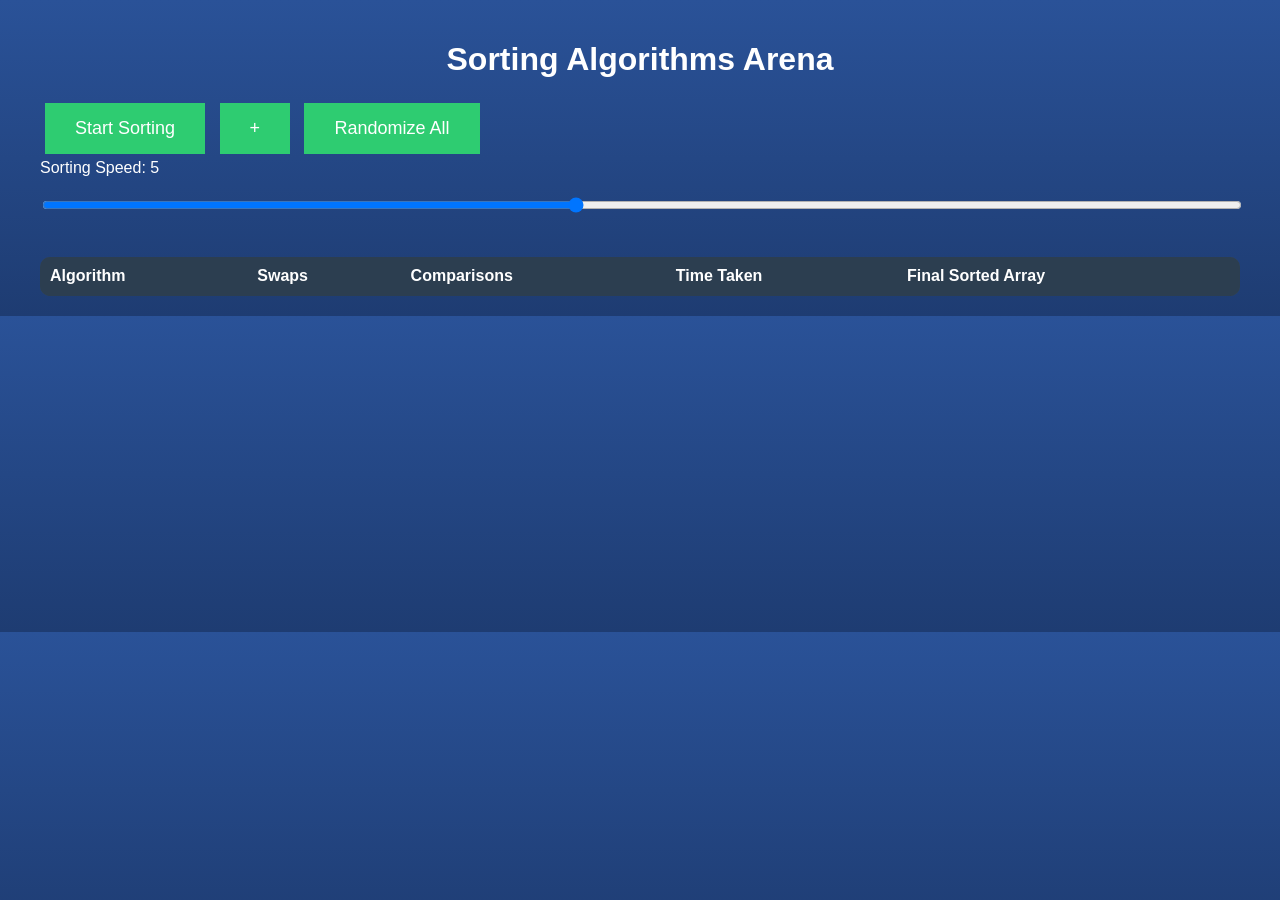
<file: arena.html>
<!DOCTYPE html>
<html lang="en">
<head>
    <meta charset="UTF-8">
    <meta name="viewport" content="width=device-width, initial-scale=1.0">
    <title>Sorting Algorithms Arena</title>
    <style>
        body {
    margin: 0;
    font-family: Arial, sans-serif;
    background: linear-gradient(to bottom, #2a5298, #1e3c72);
    color: #ffffff;
    display: flex;
    flex-direction: column;
    align-items: center;
    padding: 20px;
    
}

.container {
    max-width: 1200px;
    width: 100%;
}

h1 {
    text-align: center;
    margin-bottom: 20px;
}

.start-button, .add-section-button, .randomize-all-button {
    background-color: #2ecc71;
    color: white;
    border: none;
    padding: 15px 30px;
    font-size: 18px;
    cursor: pointer;
    margin: 5px;
    transition: background-color 0.3s;
}

.start-button:hover, .add-section-button:hover, .randomize-all-button:hover {
    background-color: #27ae60;
}

.sorting-sections {
    display: flex;
    flex-wrap: wrap; /* Allow wrapping to a new line */
    justify-content: center; /* Center the sections */
    margin-top: 20px;
}

.sorting-section {
    background-color: #34495e;
    border-radius: 10px;
    box-shadow: 0 4px 8px rgba(0, 0, 0, 0.2);
    padding: 20px;
    margin: 10px;
    flex: 1 1 300px; /* Allow sections to grow and shrink */
    min-width: 300px; /* Minimum width for responsiveness */
    max-width: 600px; /* Maximum width to prevent overflow */
}

.algorithm-dropdown {
    width: 100%;
    padding: 10px;
    margin-bottom: 10px;
    border-radius: 5px;
    border: none;
    background-color:     #2c3e50;
    color: white;
    transition: background-color 0.3s;
}

.algorithm-dropdown:hover {
    background-color: #34495e;
}

.visualization {
    height: 200px; /* Set a fixed height for the visualization area */
    background-color: #2980b9; /* Placeholder color for the visualization area */
    margin-bottom: 10px;
    border-radius: 5px;
    display: flex; /* Use flexbox to align bars */
    align-items: flex-end; /* Align bars to the bottom */
    overflow: hidden; /* Prevent bars from overflowing */
}
.speed-control {
    width: 100%;
    margin-bottom: 10px;
}

.randomize-button {
    background-color: #e67e22;
    color: white;
    border: none;
    padding: 10px;
    border-radius: 5px;
    cursor: pointer;
    transition: background-color 0.3s;
}

.randomize-button:hover {
    background-color: #d35400;
}

.stats {
    margin-top: 10px;
}

.stats p {
    margin: 5px 0;
}

.description {
    margin-top: 10px;
    font-size: 14px;
    color: #bdc3c7;
}

.results-table {
    width: 100%;
    border-collapse: collapse;
    margin-top: 20px;
    background-color: #34495e;
    border-radius: 10px;
    overflow: hidden;
}

.results-table th, .results-table td {
    padding: 10px;
    text-align: left;
    border-bottom: 1px solid #2c3e50;
}

.results-table th {
    background-color: #2c3e50;
}

.results-table tr:nth-child(even) {
    background-color: #2c3e50;
}

.results-table tr:hover {
    background-color: #3b5998;
}

@media (max-width: 768px) {
    .sorting-sections {
        flex-direction: column; /* Stack sections vertically on smaller screens */
        align-items: center;
    }

    .sorting-section {
        width: 100%; /* Full width for each section on small screens */
        margin: 10px 0;
    }
}
    </style>
</head>
<body>
    <div class="container">
        <h1>Sorting Algorithms Arena</h1>
        <button class="start-button">Start Sorting</button>
        <button class="add-section-button">+</button>
        <button class="randomize-all-button">Randomize All</button>
        <br>
        <label for="common-speed-slider">Sorting Speed: <span id="slider-value">5</span></label>
        <input type="range" id="common-speed-slider" min="1" max="10" value="5" style="width: 100%; margin-top: 20px;">

        <div class="sorting-sections" id="sorting-sections">
            


        </div>

        <table class="results-table">
            <thead>
                <tr>
                    <th>Algorithm</th>
                    <th>Swaps</th>
                    <th>Comparisons</th>
                    <th>Time Taken</th>
                    <th>Final Sorted Array</th>
                </tr>
            </thead>
            <tbody>
                <!-- Results will be populated here -->
            </tbody>
        </table>
    </div>
    <script>
        const slider = document.getElementById('common-speed-slider');
const sliderValueDisplay = document.getElementById('slider-value');

slider.addEventListener('input', () => {
    sliderValueDisplay.textContent = slider.value; // Update displayed value
});
document.addEventListener('DOMContentLoaded', () => {
    const addSectionButton = document.querySelector('.add-section-button');
    const startButton = document.querySelector('.start-button');
    const randomizeAllButton = document.querySelector('.randomize-all-button');
    const sortingSectionsContainer = document.getElementById('sorting-sections');
    const commonSpeedSlider = document.getElementById('common-speed-slider');

    // Function to create a new sorting section
    function createSortingSection() {
        const section = document.createElement('div');
        section.classList.add('sorting-section');
        section.innerHTML = `
            <h2>Sorting Algorithm</h2>
            <select class="algorithm-dropdown">
                <option value="bubble">Bubble Sort</option>
                <option value="quick">Quick Sort</option>
                <option value="merge">Merge Sort</option>
                 <option value="insertion">Insertion Sort</option>
            <option value="selection">Selection Sort</option> 
            </select>
            <div class="visualization"></div>
            <button class="randomize-button">Randomize Array</button>
            <button class="remove-button">Remove</button>
            <div class="stats">
                <p>Swaps: <span class="swaps">0</span></p>
                <p>Comparisons: <span class="comparisons">0</span></p>
                <p>Time Taken: <span class="time">0ms</span></p>
            </div>
            
        `;
        sortingSectionsContainer.appendChild(section);

        // Add event listener for the randomize button
        const randomizeButton = section.querySelector('.randomize-button');
        randomizeButton.addEventListener('click', () => {
            randomizeArray(section);
        });

        // Add event listener for the remove button
        const removeButton = section.querySelector('.remove-button');
        removeButton.addEventListener('click', () => {
            section.remove(); // Remove the sorting section
        });
    }

    // Function to randomize the array in a sorting section
    function randomizeArray(section) {
        const visualization = section.querySelector('.visualization');
        const arraySize = 20; // Set the number of bars to 20
        const array = Array.from({ length: arraySize }, () => Math.floor(Math.random() * 100));
        
        // Clear previous visualization
        visualization.innerHTML = '';

        // Create bars for each value in the array
        array.forEach(value => {
            const bar = document.createElement('div');
            bar.style.height = `${value * 2}px`; // Scale the height for better visibility
            bar.style.width = '30px'; // Adjusted width for each bar
            bar.style.backgroundColor = '#3498db'; // Color of the bars
            bar.style.margin = '0 2px'; // Spacing between bars
            bar.style.borderRadius = '5px'; // Rounded corners for bars
            bar.style.position = 'relative'; // Set position to relative for tooltip positioning

            // Create tooltip
            const tooltip = document.createElement('span');
            tooltip.textContent = value; // Set the tooltip text to the value
            tooltip.style.position = 'absolute';
            tooltip.style.bottom = '100%'; // Position above the bar
            tooltip.style.left = '50%'; // Center the tooltip
            tooltip.style.transform = 'translateX(-50%)'; // Center the tooltip
            tooltip.style.backgroundColor = '#333'; // Tooltip background color
            tooltip.style.color = '#fff'; // Tooltip text color
            tooltip.style.padding = '5px';
            tooltip.style.borderRadius = '5px';
            tooltip.style.visibility = 'hidden'; // Hide tooltip by default
            tooltip.style.opacity = '0'; // Make it transparent
            tooltip.style.transition = 'opacity 0.3s'; // Smooth transition for visibility

            // Show tooltip on hover
            bar.addEventListener('mouseenter', () => {
                tooltip.style.visibility = 'visible';
                tooltip.style.opacity = '1'; // Make it visible
            });

            // Hide tooltip when not hovering
            bar.addEventListener('mouseleave', () => {
                tooltip.style.visibility = 'hidden';
                tooltip.style.opacity = '0'; // Make it transparent
            });

            bar.appendChild(tooltip); // Append the tooltip to the bar
            visualization.appendChild(bar);
        });

        // Reset stats
        section.querySelector('.swaps').textContent = '0';
        section.querySelector('.comparisons').textContent = '0';
        section.querySelector('.time').textContent = '0ms';
    }

     // Function to start sorting all sections
async function startSorting() {
    const sections = document.querySelectorAll('.sorting-section');
    const startButton = document.querySelector('.start-button');
    
     // Clear previous results
     const resultsTableBody = document.querySelector('.results-table tbody');
    resultsTableBody.innerHTML = ''; // Clear the table body

    // Disable the start button
    startButton.disabled = true;
 // Get the common speed value
 const speed = commonSpeedSlider.value;
    // Create an array of promises for sorting each section
    const sortingPromises = Array.from(sections).map(async (section) => {
        console.log("Starting sorting for section:", section); // Debug log
        const algorithm = section.querySelector('.algorithm-dropdown').value;
        const visualization = section.querySelector('.visualization');
        // const speed = section.querySelector('.speed-control').value;

        // Call the appropriate sorting function based on the selected algorithm
        if (algorithm === 'bubble') {
            await bubbleSort(visualization, speed);
        } else if (algorithm === 'quick') {
            await quickSort(visualization, speed);
        } else if (algorithm === 'merge') {
            await mergeSort(visualization, speed);
        } else if (algorithm === 'insertion') {
            await insertionSort(visualization, speed); // New Insertion Sort
        } else if (algorithm === 'selection') {
            await selectionSort(visualization, speed); // New Selection Sort
        }
    });

    // Wait for all sorting promises to complete
    await Promise.all(sortingPromises);

    // Re-enable the start button after sorting is complete
    startButton.disabled = false;
}

    async function updateVisualization(bars, array, index1, index2, speed) {
        // Update the heights of the bars based on the current array state
        for (let i = 0; i < array.length; i++) {
            bars[i].style.height = `${array[i] * 2}px`; // Scale the height for better visibility
            bars[i].style.backgroundColor = (i === index1 || i === index2) ? '#e74c3c' : '#3498db'; // Highlight the bars being compared
        }
        await new Promise(resolve => setTimeout(resolve, (11 - speed) * 100)); // Adjust speed of visualization
    }

    function updateStats(section, swaps, comparisons, timeTaken) {
    section.querySelector('.swaps').textContent = swaps;
    section.querySelector('.comparisons').textContent = comparisons;
    section.querySelector('.time').textContent = `${timeTaken.toFixed(2)}ms`;
    const visualization = section.querySelector('.visualization');
    const sortedArray = Array.from(visualization.children).map(bar => parseInt(bar.style.height) / 2);

    // Add a new row to the results table
    addResultToTable(section.querySelector('.algorithm-dropdown').value, swaps, comparisons, timeTaken, sortedArray);
}
function addResultToTable(algorithm, swaps, comparisons, timeTaken, sortedArray) {
    const resultsTableBody = document.querySelector('.results-table tbody');

    // Create a new row
    const newRow = document.createElement('tr');

    // Create cells for each piece of data
    newRow.innerHTML = `
        <td>${algorithm.charAt(0).toUpperCase() + algorithm.slice(1)} Sort</td>
        <td>${swaps}</td>
        <td>${comparisons}</td>
        <td>${timeTaken.toFixed(2)}ms</td>
        <td>${sortedArray.join(', ')}</td>
    `;

    // Append the new row to the table body
    resultsTableBody.appendChild(newRow);
}

    // Bubble Sort function
    async function bubbleSort(visualization, speed) {
        const bars = visualization.children;
        const array = Array.from(bars).map(bar => parseInt(bar.style.height) / 2); // Get the original values
        const n = array.length;

        let swaps = 0;
        let comparisons = 0;
        let timeTaken = performance.now();

        for (let i = 0; i < n - 1; i++) {
            for (let j = 0; j < n - i - 1; j++) {
                comparisons++;
                if (array[j] > array[j + 1]) {
                    // Swap
                    [array[j], array[j + 1]] = [array[j + 1], array[j]];
                    swaps++;

                    // Update visualization
                    await updateVisualization(bars, array, j, j + 1, speed);
                }
            }
        }
        timeTaken = performance.now() - timeTaken;
        updateStats(visualization.parentElement, swaps, comparisons, timeTaken); // Pass the section to update stats

    }

    // Quick Sort function
    async function quickSort(visualization, speed) {
        return new Promise(async (resolve) => {
            const bars = visualization.children;
            const array = Array.from(bars).map(bar => parseInt(bar.style.height) / 2); // Get the original values

            let swaps = 0;
            let comparisons = 0;
            let timeTaken = performance.now();

            const sort = async (arr, left, right) => {
                if (left < right) {
                    const pivotIndex = await partition(arr, left, right);
                    await sort(arr, left, pivotIndex - 1);
                    await sort(arr, pivotIndex + 1, right);
                }
            };

            const partition = async (arr, left, right) => {
                const pivot = arr[right];
                let i = left - 1;

                for (let j = left; j < right; j++) {
                    comparisons++;
                    if (arr[j] < pivot) {
                        i++;
                        [arr[i], arr[j]] = [arr[j], arr[i]];
                        swaps++;

                        // Update visualization
                        await updateVisualization(bars, arr, i, j, speed);
                    }
                }
                [arr[i + 1], arr[right]] = [arr[right], arr[i + 1]];
                swaps++;

                // Update visualization
                await updateVisualization(bars, arr, i + 1, right, speed);
                return i + 1;
            };

            await sort(array, 0, array.length - 1); // Await the sorting process
            timeTaken = performance.now() - timeTaken;
            updateStats(visualization.parentElement, swaps, comparisons, timeTaken);
            resolve();
        });
    }

    // Merge Sort function
    async function mergeSort(visualization, speed) {
        return new Promise(async (resolve) => {
            const bars = visualization.children;
            const array = Array.from(bars).map(bar => parseInt(bar.style.height) / 2); // Get the original values

            let swaps = 0;
            let comparisons = 0;
            let timeTaken = performance.now();

            const sort = async (arr) => {
                if (arr.length <= 1) return arr;

                const mid = Math.floor(arr.length / 2);
                const left = await sort(arr.slice(0, mid));
                const right = await sort(arr.slice(mid));

                return await merge(left, right);
            };

            const merge = async (left, right) => {
                const result = [];
                let leftIndex = 0;
                let rightIndex = 0;

                while (leftIndex < left.length && rightIndex < right.length) {
                    comparisons++;
                    if (left[leftIndex] < right[rightIndex]) {
                        result.push(left[leftIndex]);
                        leftIndex++;
                    } else {
                        result.push(right[rightIndex]);
                        rightIndex++;
                    }
                }

                while (leftIndex < left.length) {
                    result.push(left[leftIndex]);
                    leftIndex++;
                }

                while (rightIndex < right.length) {
                    result.push(right[rightIndex]);
                    rightIndex++;
                }

                // Update visualization
                await updateVisualization(bars, result, null, null, speed); // Update visualization with merged result
                return result;
            };

            await sort(array); // Await the sorting process
            timeTaken = performance.now() - timeTaken;
            updateStats(visualization.parentElement, swaps, comparisons, timeTaken); // Pass the section to update stats
            resolve(); // Resolve the promise when sorting is complete
        });
    }
    async function insertionSort(visualization, speed) {
    const bars = visualization.children;
    const array = Array.from(bars).map(bar => parseInt(bar.style.height) / 2); // Get the original values

    let swaps = 0;
    let comparisons = 0;
    let timeTaken = performance.now();

    for (let i = 1; i < array.length; i++) {
        let key = array[i];
        let j = i - 1;

        // Move elements of array[0..i-1] that are greater than key
        while (j >= 0 && array[j] > key) {
            comparisons++;
            array[j + 1] = array[j];
            swaps++;

            // Update visualization
            await updateVisualization(bars, array, j, j + 1, speed);
            j--;
        }
        array[j + 1] = key;

        // Update visualization for the key placement
        await updateVisualization(bars, array, j + 1, i, speed);
    }

    timeTaken = performance.now() - timeTaken;
    updateStats(visualization.parentElement, swaps, comparisons, timeTaken);
}

async function selectionSort(visualization, speed) {
    const bars = visualization.children;
    const array = Array.from(bars).map(bar => parseInt(bar.style.height) / 2); // Get the original values

    let swaps = 0;
    let comparisons = 0;
    let timeTaken = performance.now();

    for (let i = 0; i < array.length - 1; i++) {
        let minIndex = i;
        for (let j = i + 1; j < array.length; j++) {
            comparisons++;
            if (array[j] < array[minIndex]) {
                minIndex = j;
            }
        }

        // Swap the found minimum element with the first element
        if (minIndex !== i) {
            [array[i], array[minIndex]] = [array[minIndex], array[i]];
            swaps++;

            // Update visualization
            await updateVisualization(bars, array, i, minIndex, speed);
        }
    }

    timeTaken = performance.now() - timeTaken;
    updateStats(visualization.parentElement, swaps, comparisons, timeTaken);
}



    // Event listeners
    addSectionButton.addEventListener('click', createSortingSection);
    startButton.addEventListener('click', startSorting);
    randomizeAllButton.addEventListener('click', () => {
        const sections = document.querySelectorAll('.sorting-section');
    const arraySize = 20; // Set the number of bars to 20
    const randomArray = Array.from({ length: arraySize }, () => Math.floor(Math.random() * 100));

    sections.forEach(section => {
        // Update each section with the same random array
        const visualization = section.querySelector('.visualization');
        visualization.innerHTML = ''; // Clear previous visualization

        randomArray.forEach(value => {
            const bar = document.createElement('div');
            bar.style.height = `${value * 2}px`; // Scale the height for better visibility
            bar.style.width = '30px'; // Adjusted width for each bar
            bar.style.backgroundColor = '#3498db'; // Color of the bars
            bar.style.margin = '0 2px'; // Spacing between bars
            bar.style.borderRadius = '5px'; // Rounded corners for bars
            bar.style.position = 'relative'; // Set position to relative for tooltip positioning

            // Create tooltip
            const tooltip = document.createElement('span');
            tooltip.textContent = value; // Set the tooltip text to the value
            tooltip.style.position = 'absolute';
            tooltip.style.bottom = '100%'; // Position above the bar
            tooltip.style.left = '50%'; // Center the tooltip
            tooltip.style.transform = 'translateX(-50%)'; // Center the tooltip
            tooltip.style.backgroundColor = '#333'; // Tooltip background color
            tooltip.style.color = '#fff'; // Tooltip text color
            tooltip.style.padding = '5px';
            tooltip.style.borderRadius = '5px';
            tooltip.style.visibility = 'hidden'; // Hide tooltip by default
            tooltip.style.opacity = '0'; // Make it transparent
            tooltip.style.transition = 'opacity 0.3s'; // Smooth transition for visibility

            // Show tooltip on hover
            bar.addEventListener('mouseenter', () => {
                tooltip.style.visibility = 'visible';
                tooltip.style.opacity = '1'; // Make it visible
            });

            // Hide tooltip when not hovering
            bar.addEventListener('mouseleave', () => {
                tooltip.style.visibility = 'hidden';
                tooltip.style.opacity = '0'; // Make it transparent
            });

            bar.appendChild(tooltip); // Append the tooltip to the bar
            visualization.appendChild(bar);
        });

        // Reset stats
        section.querySelector('.swaps').textContent = '0';
        section.querySelector('.comparisons').textContent = '0';
        section.querySelector('.time').textContent = '0ms';
    });
});

    commonSpeedSlider.addEventListener('input', (event) => {
        const speedValue = event.target.value;
        const sections = document.querySelectorAll('.sorting-section');
        sections.forEach(section => {
            const speedControl = section.querySelector('.speed-control');
            speedControl.value = speedValue; // Update individual speed controls if needed
        });
    });
});

</script>
</body>
</html>
</file>
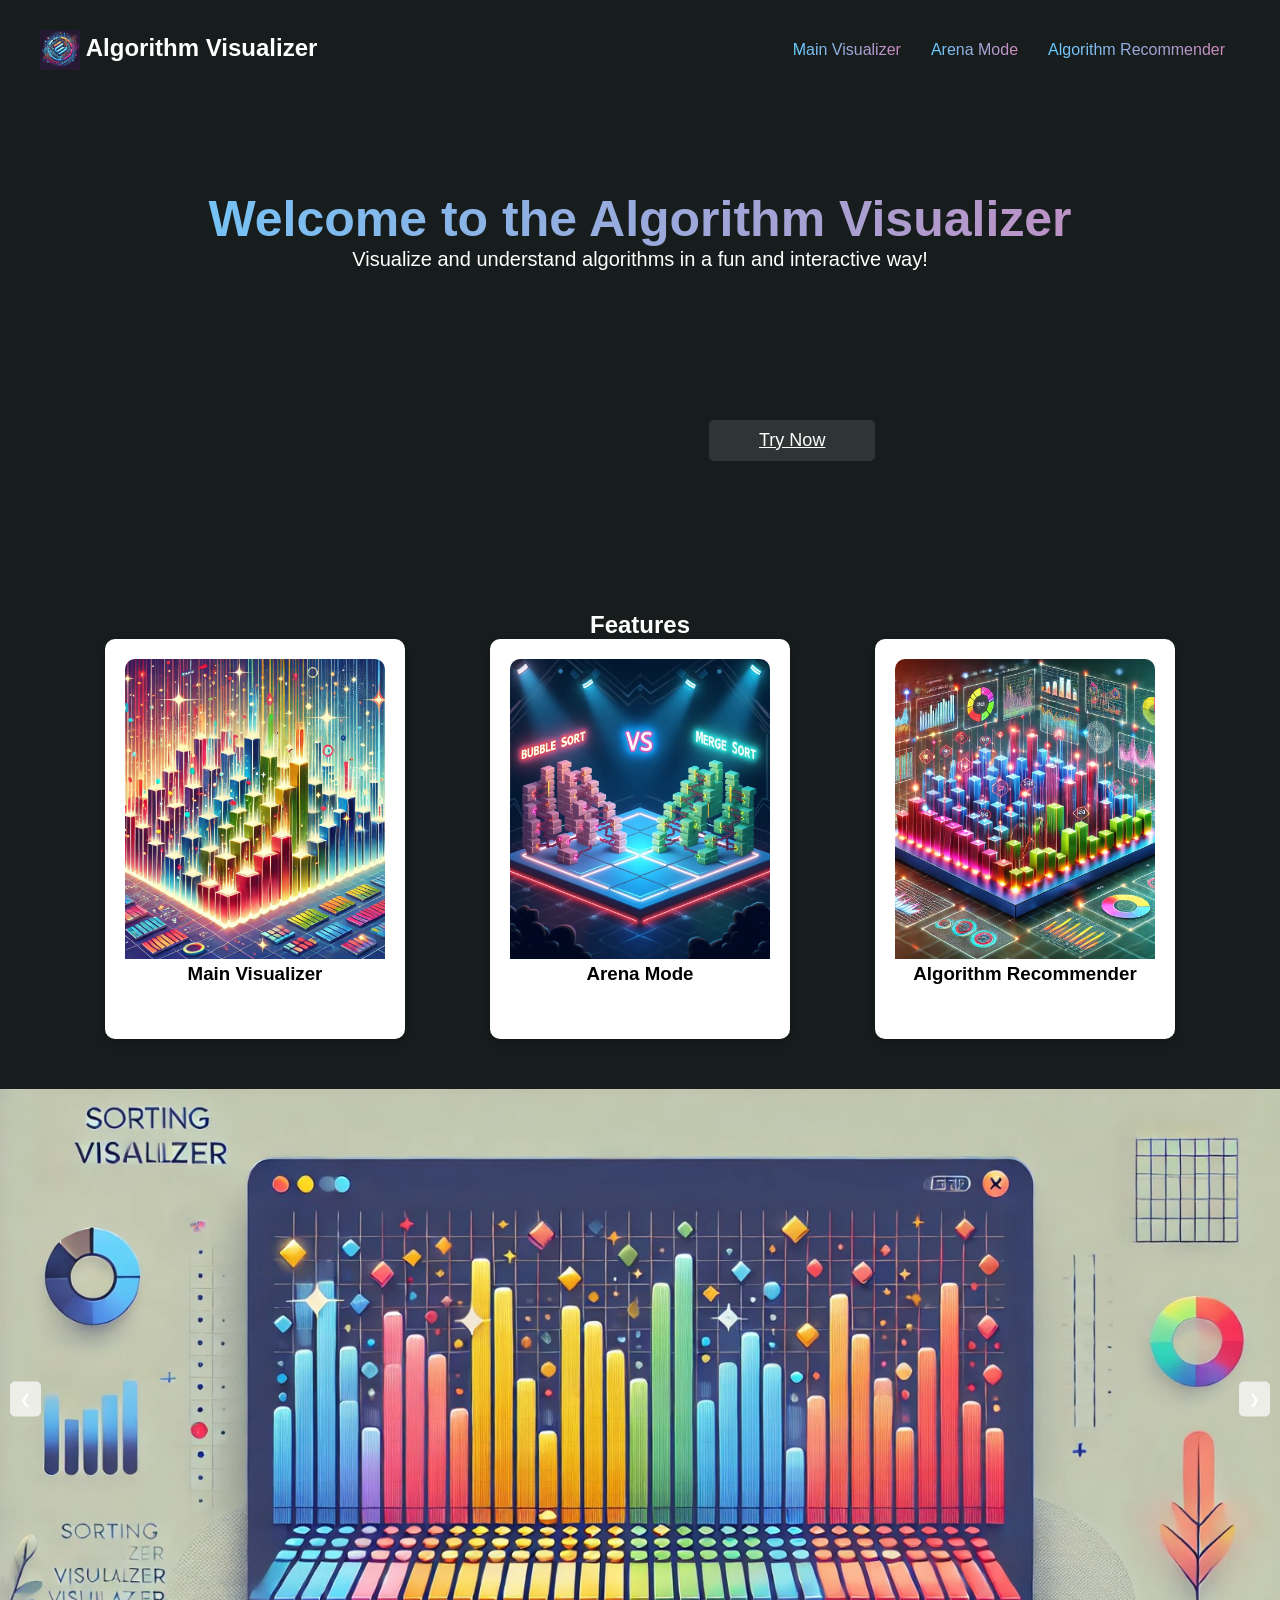
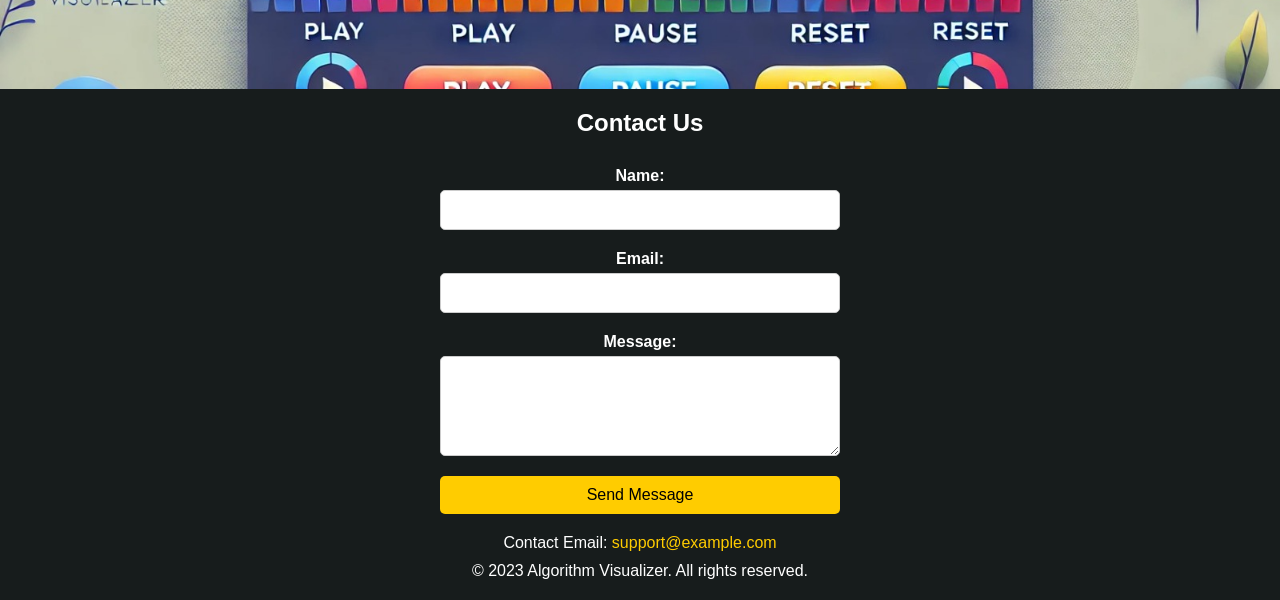
<file: home.html>
<!DOCTYPE html>
<html lang="en">
<head>
    <meta charset="UTF-8">
    <meta name="viewport" content="width=device-width, initial-scale=1.0">
    <title>Algorithm Visualizer</title>
    <link rel="stylesheet" href="">
    <link rel="icon" href="favicon.ico" type="image/x-icon">
    <style>
* {
    margin: 0;
    padding: 0;
    box-sizing: border-box;
}
body {
    font-family: Arial, sans-serif;
    background-color: #171c1c;
    color: white;
    margin: 0;
    
}
header {
    background-color: #171c1c;
    color: white;
    padding: 20px 40px;
}

nav {
    display: flex;
    justify-content: space-between;
    align-items: center;
}

nav .logo {
    font-size: 24px; /* Larger font size for logo */
    font-weight: bold; /* Bold text for emphasis */
}
nav .logo img {
    width: 40px; /* Set the desired width */
    height: auto; /* Maintain aspect ratio */
    vertical-align: middle; /* Align the image vertically */
}
nav ul {
    list-style: none;
    display: flex;
}

nav ul li {
    margin: 0 15px;
}

nav a {
    color: white;
    text-decoration: none;
    transition: color 0.3s ease; 
}

nav a:hover {
    color: #ffcc00;
}

.hero {
    text-align: center;
    padding: 100px 20px;
    position: relative;
    text-align: center;
    padding: 100px 20px;
    background-color: #171c1c;
    color: white;
    overflow: hidden; 
}
.hero-title {
    background: linear-gradient(270deg, #ffcc00, #ff6699, #66ccff);
    background-size: 300% 300%;
    background-clip: text;
    -webkit-text-fill-color: transparent;
    animation: gradientAnimation 2s ease infinite; 
}

.feature-cards {
    display: flex;
    justify-content: space-evenly; 
    /* gap: 70px;  */
    flex-wrap: wrap;    
}

.features {
    padding: 50px 20px;
    text-align: center;
}
.card-inner {
    position: relative;
    width: 100%;
    height: 100%;
    transition: transform 0.6s; /* Smooth transition */
    transform-style: preserve-3d; /* Enable 3D effect */
}

.card-front, .card-back {
    position: absolute;
    width: 100%;
    height: 100%;
    backface-visibility: hidden; /* Hide back face */
}

.card-back {
    transform: rotateY(180deg); /* Rotate back face */
}

.feature-card:hover .card-inner {
    transform: rotateY(180deg); /* Rotate the card on hover */
}
.feature-card {
    background: white;
    color: black;
    border-radius: 10px;
    padding: 20px;
    width: 300px;
    box-shadow: 0 4px 8px rgba(0, 0, 0, 0.2);
    transform: translateY(20px); 
    transition: opacity 0.5s ease, transform 0.5s ease; 
    overflow: hidden; 
    perspective: 800px;
    z-index: 10;
    height: 400px;
    opacity: 0;
}

.feature-image {
    width: 100%;
    height: 300px;
    object-fit: cover;
    border-radius: 10px 10px 0 0; 
}

feature-card h3, .feature-card p {
    transform: translateY(20px); 
    opacity: 0; 
    transition: transform 0.5s ease, opacity 0.5s ease; 
}

.feature-card:hover h3, .feature-card:hover p {
    transform: translateY(0); 
    opacity: 1;
}

.feature-card:hover {
    animation: flipCard 2s forwards;
    transform: scale(1.05); 
}
@keyframes flipCard {
    0% {
        transform: perspective(600px) rotateY(0deg);
    }
    50% {
        transform: perspective(600px) rotateY(15deg);
    }
    100% {
        transform: perspective(600px) rotateY(0deg);
    }
}

.image-slider {
    position: relative;
    background-size:contain;
    max-width: 100%;
    margin: auto;
    height: 600px;
    overflow: hidden;
    z-index: 1;

}

.slides {
    display: flex;
    transition: transform 0.5s ease;
}

.slide {
    min-width: 100%;
    transition: opacity 1s ease;
}

.slide img {
    width: 100%;
    height: auto;
}

button {
    border: none;
    padding: 10px 20px;
    background-color: #2f3535;
    color: white;
    border-radius: 5px;
    cursor: pointer;
    transition: background-color 0.3s ease;
    margin-top: 10px;
}

button:hover {
    background-color:black; 
}


button.prev, button.next {
    position: absolute;
    top: 50%;
    transform: translateY(-50%);
    background-color: rgba(255, 255, 255, 0.7);
    border: none;
    cursor: pointer;
    padding: 10px;
    z-index: 10;
}

button.prev {
    left: 10px;
}

button.next {
    right: 10px;
}
@keyframes gradientAnimation {
    0% {
        background-position: 0% 50%;
    }
    50% {
        background-position: 100% 50%;
    }
    100% {
        background-position: 0% 50%;
    }
}
footer {
    background: #171c1c; /* Footer background color */
    color: white; /* Text color */
    padding: 20px; /* Padding around the footer */
    text-align: center; /* Center align text */
}

footer h2 {
    margin-bottom: 20px; /* Space below the heading */
}

footer form {
    display: flex;
    flex-direction: column; /* Stack elements vertically */
    margin: 20px 0; /* Margin around the form */
    max-width: 400px; /* Max width for the form */
    margin-left: auto; /* Center the form */
    margin-right: auto; /* Center the form */
}

footer label {
    margin: 10px 0 5px; /* Space around labels */
    font-weight: bold; /* Bold text for labels */
}

footer input, footer textarea {
    padding: 10px; /* Padding inside input fields */
    border: 1px solid #ccc; /* Border color */
    border-radius: 5px; /* Rounded corners */
    margin-bottom: 10px; /* Space below input fields */
    font-size: 16px; /* Font size for input fields */
}

footer textarea {
    resize: vertical; /* Allow vertical resizing only */
    min-height: 100px; /* Minimum height for the textarea */
}

footer button {
    padding: 10px; /* Padding for the button */
    background-color: #ffcc00; /* Button background color */
    color: black; /* Button text color */
    border: none; /* Remove border */
    border-radius: 5px; /* Rounded corners */
    cursor: pointer; /* Pointer cursor on hover */
    transition: background-color 0.3s ease; /* Smooth transition */
    font-size: 16px; /* Font size for button */
}

footer button:hover {
    background-color: #ff6699; /* Change color on hover */
}

footer p {
    margin-top: 10px; /* Space above paragraphs */
}

footer a {
    color: #ffcc00; /* Link color */
    text-decoration: none; /* Remove underline */
}

footer a:hover {
    text-decoration: underline; /* Underline on hover */
}

    </style>
</head>
<body>
    <header style="margin-top: 10px;">
        <nav>
            <div class="logo"><img src="algorithm visualizer logo.png" alt="">   Algorithm Visualizer</div>
            <ul>
                <li class="hero-title"><a href="iiindex.html">Main Visualizer</a></li>
                <li class="hero-title"><a href="arena.html">Arena Mode</a></li>
                <li class="hero-title"><a href="analyzise.html">Algorithm Recommender</a></li>
            </ul>
        </nav>
    </header>
    

    <main>
        <section class="hero">
            <h1 class="hero-title"  style="font-size: 50px;">Welcome to the Algorithm Visualizer</h1>
            <p class="hero-description" style="font-size:20px;">Visualize and understand algorithms in a fun and interactive way!</p>
            <video autoplay loop muted class="background-video" style="padding-top: 2%;">
                <source src="eeeeeeeeeeeee.mp4" type="video/mp4" >
                Your browser does not support the video tag.
            </video>
            <button><a href="iiindex.html" class="cta-button" style="padding: 15px 30px; font-size: 18px; color: white;">Try Now</a></button>
           
        </section>
        
        
        <section class="features">
            <h2>Features</h2>
            <div class="feature-cards">
                <div class="feature-card">
                    <div class="card-inner">
                        <div class="card-front">
                            <a href="iiindex.html" target="_blank"><img src="newmainviz.webp" alt="Main Visualizer" class="feature-image"></a>
                            <h3>Main Visualizer</h3>
                            <p>Visualize sorting algorithms with customizable array sizes and types.</p>
                        </div>
                        <div class="card-back">
                            <h3>More Info</h3>
                            <p>The Main Visualizer allows you to see how different sorting algorithms work in real-time. You can adjust the array size and type to see how each algorithm performs.</p>
                            <ul>
                                <li><strong>Supported Algorithms:</strong> Bubble Sort, Quick Sort, Merge Sort, and more.</li>
                                <li><strong>Customization:</strong> Change array sizes and types (random, sorted, reverse).</li>
                                <li><strong>Interactive:</strong> Step through the algorithm to see each operation.</li>
                            </ul>
                            <button onclick="location.href='iiindex.html'" class="back-button">Go to Main Visualizer</button>
                        </div>
                    </div>
                </div>
                <div class="feature-card">
                    <div class="card-inner">
                        <div class="card-front">
                            <a href="arena.html" target="_blank"><img src="feature3.webp" alt="Arena Mode" class="feature-image"></a>
                            <h3>Arena Mode</h3>
                            <p>Compare multiple algorithms side by side in a competitive environment.</p>
                        </div>
                        <div class="card-back">
                            <h3>More Info</h3>
                            <p>Arena Mode lets you pit different sorting algorithms against each other. Watch them compete in real-time and see which one performs better under various conditions.</p>
                            <ul>
                                <li><strong>Real-Time Comparison:</strong> See how algorithms stack up against each other.</li>
                                <li><strong>Custom Scenarios:</strong> Set up different scenarios to test algorithm efficiency.</li>
                                <li><strong>Statistics:</strong> View performance metrics for each algorithm.</li>
                            </ul>
                            <button onclick="location.href='arena.html'" class="back-button">Go to Arena Mode</button>
                        </div>
                    </div>
                </div>
                <div class="feature-card">
                    <div class="card-inner">
                        <div class="card-front">
                            <a href="analyzise.html" target="_blank"><img src="newanalytic.webp" alt="Algorithm Recommender" class="feature-image"></a>
                            <h3>Algorithm Recommender</h3>
                            <p>Get recommendations based on your data input for optimal sorting.</p>
                        </div>
                        <div class="card-back">
                            <h3>More Info</h3>
                            <p>The Algorithm Recommender analyzes your data and suggests the most efficient sorting algorithm based on your specific needs.</p>
                            <ul>
                                <li><strong>Data Analysis:</strong> Input your data characteristics for tailored recommendations.</li>
                                <li><strong>Algorithm Suggestions:</strong> Get suggestions based on time complexity and data type.</li>
                                <li><strong>Learning Tool:</strong> Understand why certain algorithms are recommended.</li>
                            </ul>
                            <button onclick="location.href='analyzise.html'" class="back-button">Go to Algorithm Recommender</button>
                        </div>
                    </div>
                </div>
            </div>
        </section>
    </main>
    <section class="image-slider">
        <div class="slides">
            <div class="slide">
                <img src="slider1.jpeg" alt="Image 1" loading="lazy">
            </div>

            <div class="slide">
                <img src="newslider.webp" alt="Image 2" loading="lazy">
            </div>
            <div class="slide">
                <img src="slider3.png" alt="Image 3" loading="lazy">
            </div>
        </div>
        <button class="prev" onclick="changeSlide(-1)">&#10094;</button>
        <button class="next" onclick="changeSlide(1)">&#10095;</button>
    </section>
    <footer>
        <h2>Contact Us</h2>
        <form action="https://formsubmit.co/khalaneruturaj@gmail.com" method="POST">
            <input type="hidden" name="_next" value="https://yourwebsite.com/thank-you.html"> <!-- Redirect after submission -->
            <input type="hidden" name="_captcha" value="false"> <!-- Disable captcha -->
            
            <label for="name">Name:</label>
            <input type="text" id="name" name="name" required>
    
            <label for="email">Email:</label>
            <input type="email" id="email" name="email" required>
    
            <label for="message">Message:</label>
            <textarea id="message" name="message" required></textarea>
    
            <button type="submit">Send Message</button>
        </form>
        <p>Contact Email: <a href="khalaneruturaj@gmail.com">support@example.com</a></p>
        <p>© 2023 Algorithm Visualizer. All rights reserved.</p>
    </footer>
    <script>
    
let currentSlide = 0;

function changeSlide(direction) {
    const slides = document.querySelectorAll('.slide');
    currentSlide = (currentSlide + direction + slides.length) % slides.length;
    updateSlidePosition();
}

function updateSlidePosition() {
    const slides = document.querySelector('.slides');
    slides.style.transform = `translateX(-${currentSlide * 100}%)`;
}

// Auto slide every 5 seconds
setInterval(() => changeSlide(1), 5000);

// Initialize the position of the slides
updateSlidePosition();



document.addEventListener("DOMContentLoaded", () => {
    const featureCards = document.querySelectorAll('.feature-card');

    const observerOptions = {
        root: null, // Observe in the viewport
        threshold: 0.5 // Trigger when 50% of the element is visible
    };

    const observerCallback = (entries, observer) => {
        entries.forEach(entry => {
            if (entry.isIntersecting) {
                entry.target.style.opacity = 1; // Fade in
                entry.target.style.transform = 'translateY(0)'; // Move to default position
                observer.unobserve(entry.target); // Stop observing once animated
            }
        });
    };

    const observer = new IntersectionObserver(observerCallback, observerOptions);

    featureCards.forEach(card => observer.observe(card));
});


    </script>
</body>
</html>
</file>
